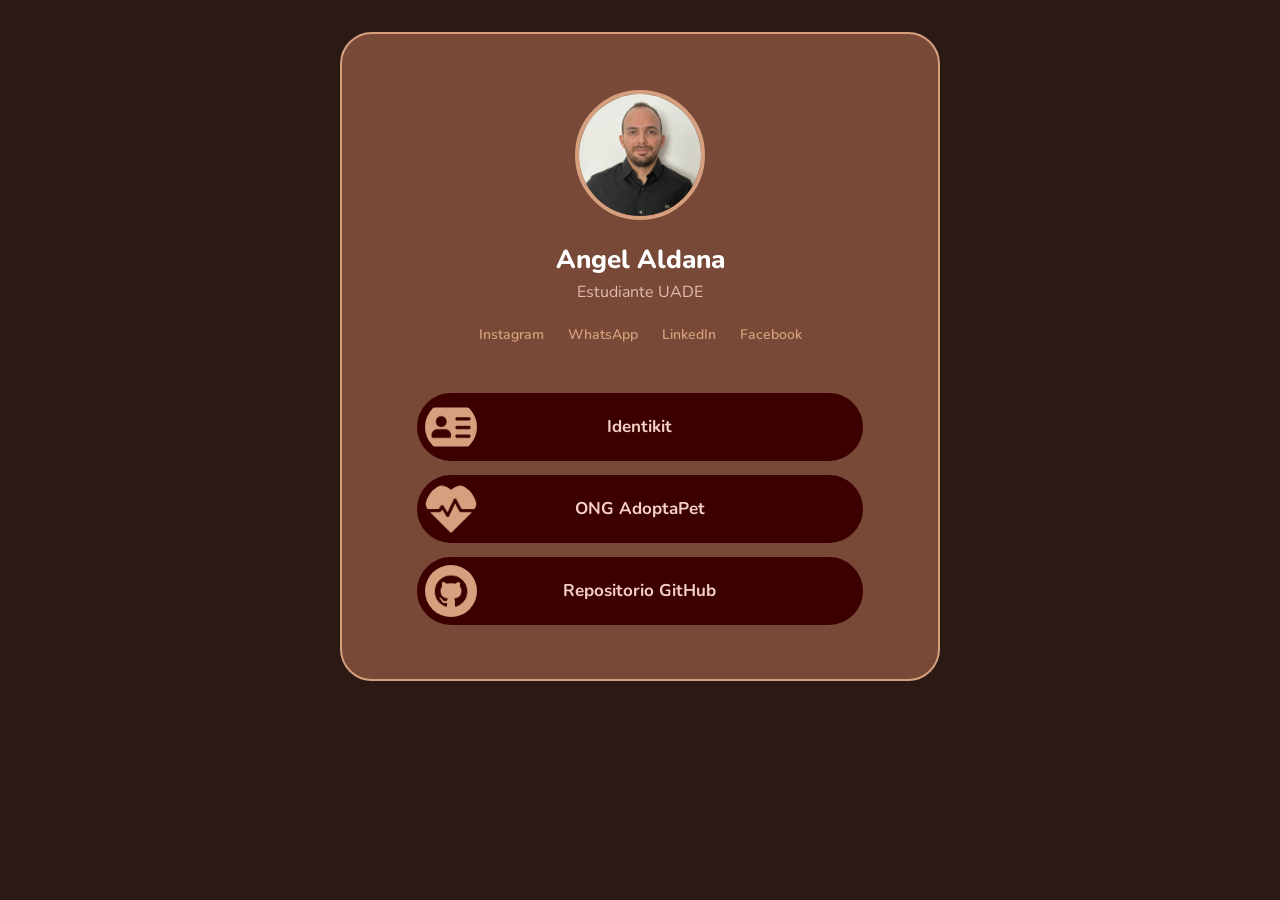
<file: linktree/index.html>
<!doctype html>
<html lang="es">
    <head>
        <meta charset="UTF-8" />
        <meta name="viewport" content="width=device-width, initial-scale=1.0" />
        <meta
            name="description"
            content="Angel Aldana — Diseño y Desarrollo Web UADE 2026"
        />
        <title>Angel Aldana | Links</title>
        <link rel="icon" href="../ong/favicon.ico" type="image/x-icon" />
        <link rel="stylesheet" href="style.css" />
    </head>
    <body>
        <main class="container">
            <header class="profile">
                <img
                    src="img/profile.jpg"
                    alt="Foto de Angel"
                    class="profile-photo"
                />
                <h1 class="profile-name">Angel Aldana</h1>
                <h2 class="profile-title">Estudiante UADE</h2>
                <ul class="social-media">
                    <li><a href="#">Instagram</a></li>
                    <li><a href="#">WhatsApp</a></li>
                    <li><a href="#">LinkedIn</a></li>
                    <li><a href="#">Facebook</a></li>
                </ul>
            </header>

            <nav>
                <ul class="nav-links">
                    <li class="nav-item">
                        <a href="https://gochiguire.github.io/uade-diseno-web/">
                            <img src="img/id-card.png" alt="" />
                            <span>Identikit</span>
                        </a>
                    </li>
                    <li class="nav-item">
                        <a href="../ong/index.html">
                            <img src="img/cardiogram.png" alt="" />
                            <span>ONG AdoptaPet</span>
                        </a>
                    </li>
                    <li class="nav-item">
                        <a
                            href="https://github.com/gochiguire/tp2"
                            target="_blank"
                        >
                            <img src="img/github.png" alt="" />
                            <span>Repositorio GitHub</span>
                        </a>
                    </li>
                </ul>
            </nav>
        </main>
    </body>
</html>
</file>
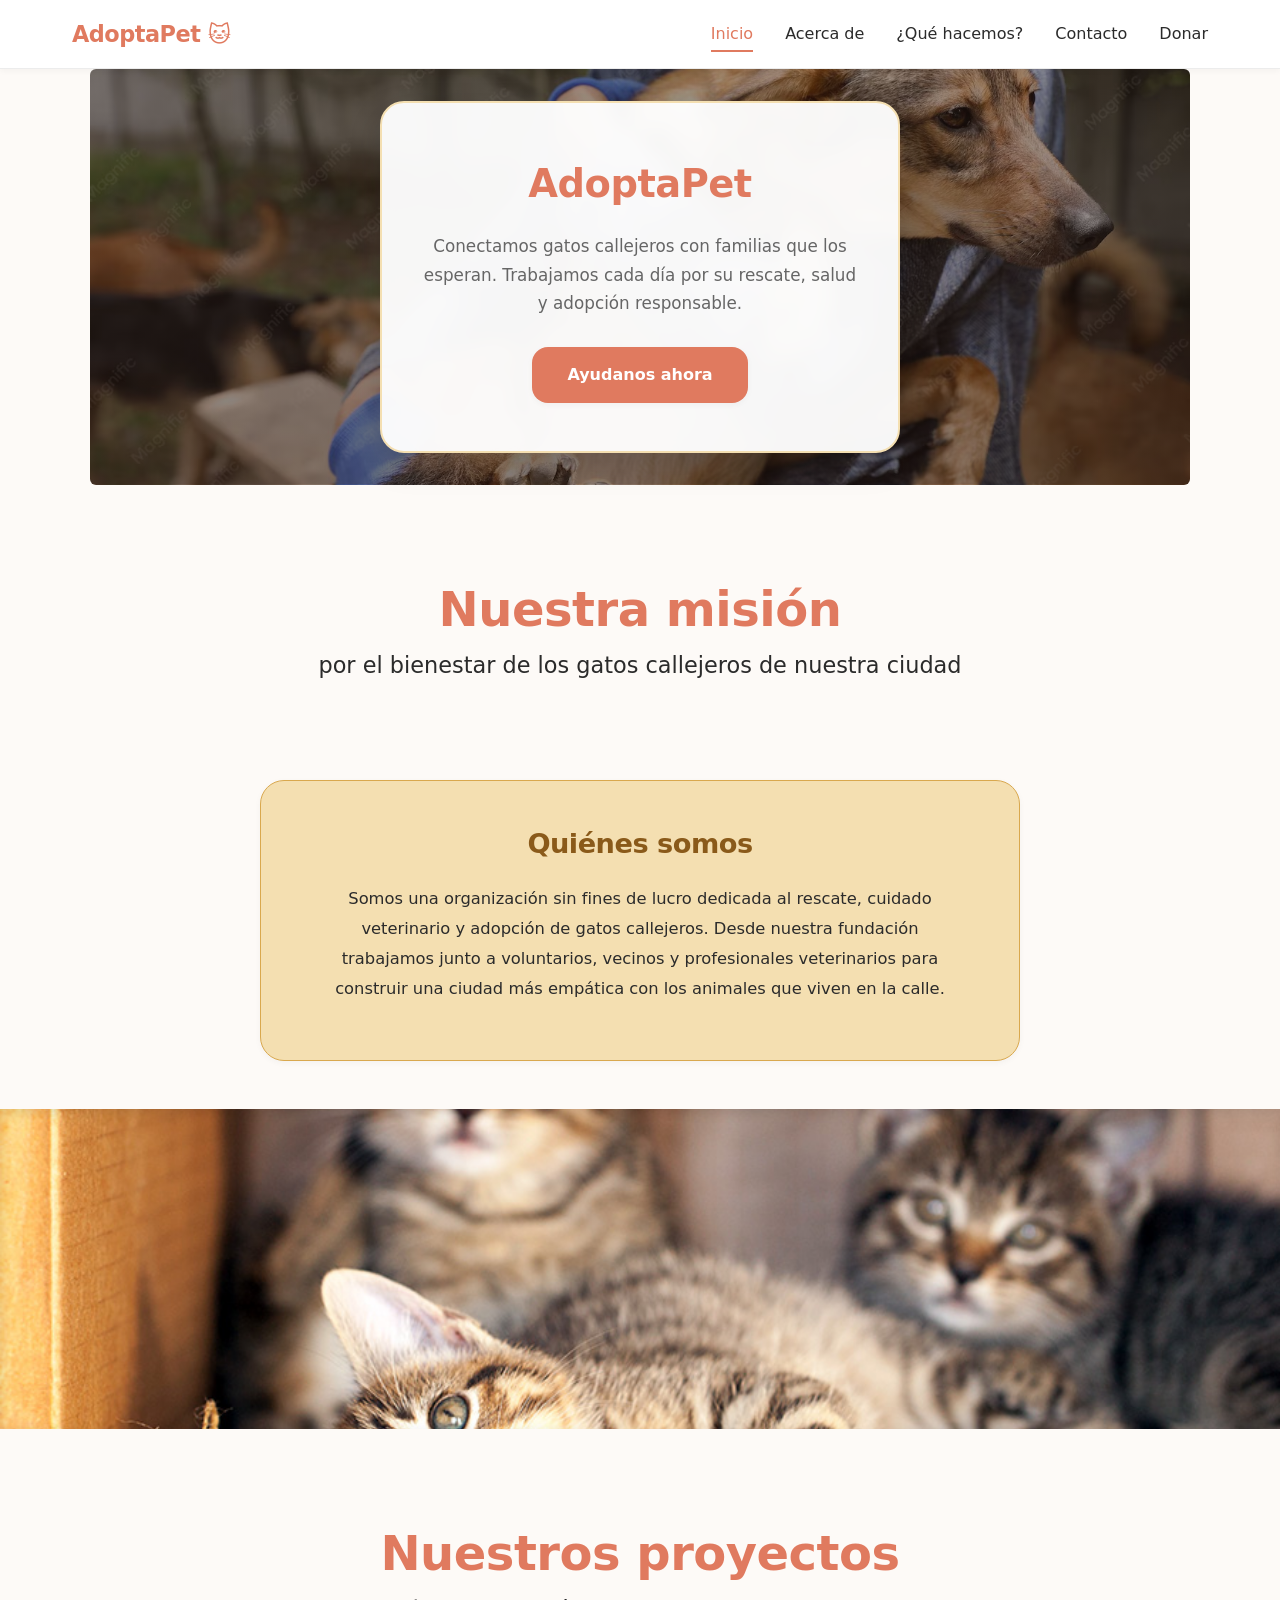
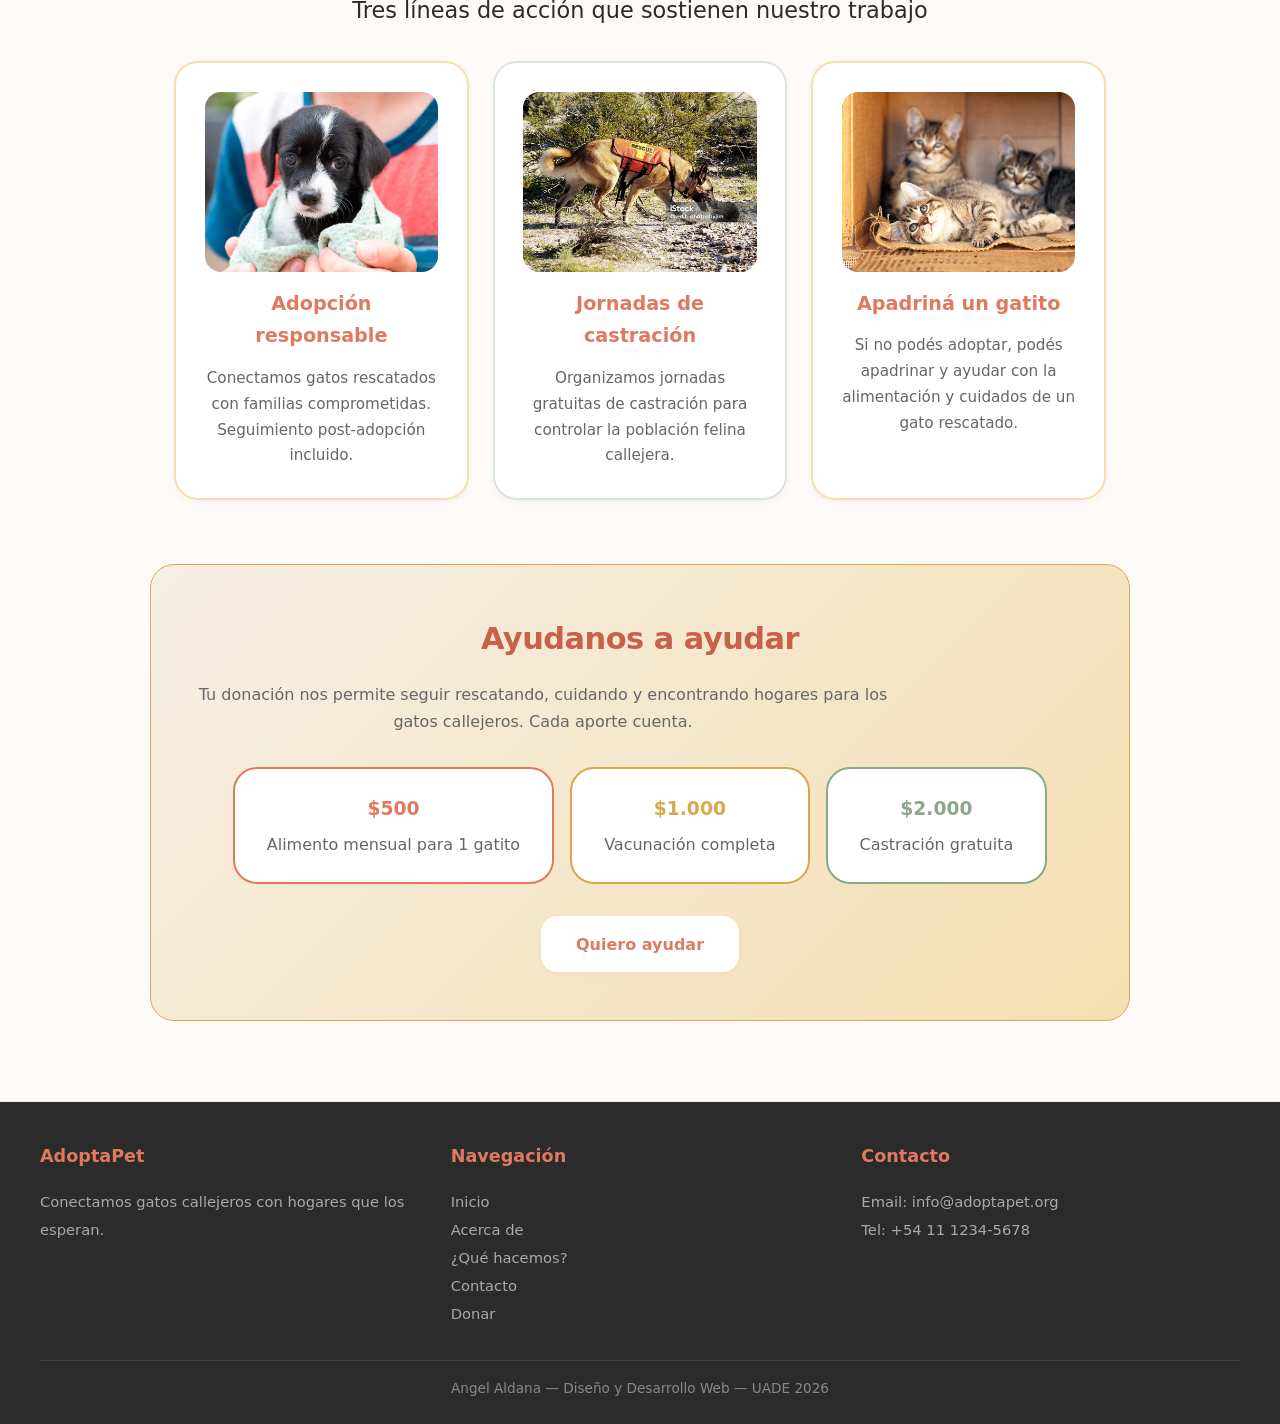
<file: ong/index.html>
<!DOCTYPE html>
<html lang="es">
<head>
    <meta charset="UTF-8">
    <meta name="viewport" content="width=device-width, initial-scale=1.0">
    <title>AdoptaPet — Inicio</title>
    <link rel="stylesheet" href="styles.css">
</head>
<body>

    <header class="header">
        <nav class="nav">
            <a href="index.html" class="nav-logo">AdoptaPet 🐱</a>
            <ul class="nav-links">
                <li><a href="index.html" class="activo">Inicio</a></li>
                <li><a href="nosotros.html">Acerca de</a></li>
                <li><a href="proyectos.html">¿Qué hacemos?</a></li>
                <li><a href="contacto.html">Contacto</a></li>
                <li><a href="landing.html">Donar</a></li>
            </ul>
            <button class="btn-menu" aria-label="Menú">☰</button>
        </nav>
    </header>

    <main>
        <section class="hero-home">
            <div class="landing-card">
                <h1>AdoptaPet</h1>
                <p>Conectamos gatos callejeros con familias que los esperan. Trabajamos cada día por su rescate, salud y adopción responsable.</p>
                <a href="landing.html" class="btn-principal">Ayudanos ahora</a>
            </div>
        </section>

        <section class="seccion-centrada">
            <h1>Nuestra misión</h1>
            <p class="subtitulo">por el bienestar de los gatos callejeros de nuestra ciudad</p>
        </section>

        <div class="pill pill--mostaza">
            <h2>Quiénes somos</h2>
            <p>Somos una organización sin fines de lucro dedicada al rescate, cuidado veterinario y adopción de gatos callejeros. Desde nuestra fundación trabajamos junto a voluntarios, vecinos y profesionales veterinarios para construir una ciudad más empática con los animales que viven en la calle.</p>
        </div>

        <div class="banda-imagen banda-gatos" role="img" aria-label="Gatos rescatados por AdoptaPet"></div>

        <section class="seccion-centrada">
            <h1>Nuestros proyectos</h1>
            <p class="subtitulo">Tres líneas de acción que sostienen nuestro trabajo</p>

            <div class="cards">
                <div class="card">
                    <div class="card-imagen">
                        <img src="assets/proyecto-adopcion.avif" alt="Adopción responsable">
                    </div>
                    <h3>Adopción responsable</h3>
                    <p>Conectamos gatos rescatados con familias comprometidas. Seguimiento post-adopción incluido.</p>
                </div>
                <div class="card">
                    <div class="card-imagen">
                        <img src="assets/imagen-perro-rescatista.jpg" alt="Jornadas de castración">
                    </div>
                    <h3>Jornadas de castración</h3>
                    <p>Organizamos jornadas gratuitas de castración para controlar la población felina callejera.</p>
                </div>
                <div class="card">
                    <div class="card-imagen">
                        <img src="assets/gatitos-caja.jpg" alt="Apadriná un gatito">
                    </div>
                    <h3>Apadriná un gatito</h3>
                    <p>Si no podés adoptar, podés apadrinar y ayudar con la alimentación y cuidados de un gato rescatado.</p>
                </div>
            </div>
        </section>

        <section id="donar" class="seccion-donar">
            <h2>Ayudanos a ayudar</h2>
            <p>Tu donación nos permite seguir rescatando, cuidando y encontrando hogares para los gatos callejeros. Cada aporte cuenta.</p>

            <div class="opciones-donacion">
                <div class="opcion">
                    <h3>$500</h3>
                    <p>Alimento mensual para 1 gatito</p>
                </div>
                <div class="opcion">
                    <h3>$1.000</h3>
                    <p>Vacunación completa</p>
                </div>
                <div class="opcion">
                    <h3>$2.000</h3>
                    <p>Castración gratuita</p>
                </div>
            </div>

            <a href="landing.html" class="btn-principal">Quiero ayudar</a>
        </section>
    </main>

    <footer class="footer">
        <div class="footer-contenido">
            <div class="footer-seccion">
                <h4>AdoptaPet</h4>
                <p>Conectamos gatos callejeros con hogares que los esperan.</p>
            </div>
            <div class="footer-seccion">
                <h4>Navegación</h4>
                <a href="index.html">Inicio</a><br>
                <a href="nosotros.html">Acerca de</a><br>
                <a href="proyectos.html">¿Qué hacemos?</a><br>
                <a href="contacto.html">Contacto</a><br>
                <a href="landing.html">Donar</a>
            </div>
            <div class="footer-seccion">
                <h4>Contacto</h4>
                <p>Email: info@adoptapet.org</p>
                <p>Tel: +54 11 1234-5678</p>
            </div>
        </div>
        <div class="footer-bottom">
            <p>Angel Aldana — Diseño y Desarrollo Web — UADE 2026</p>
        </div>
    </footer>

    <script src="script.js"></script>
</body>
</html>
</file>
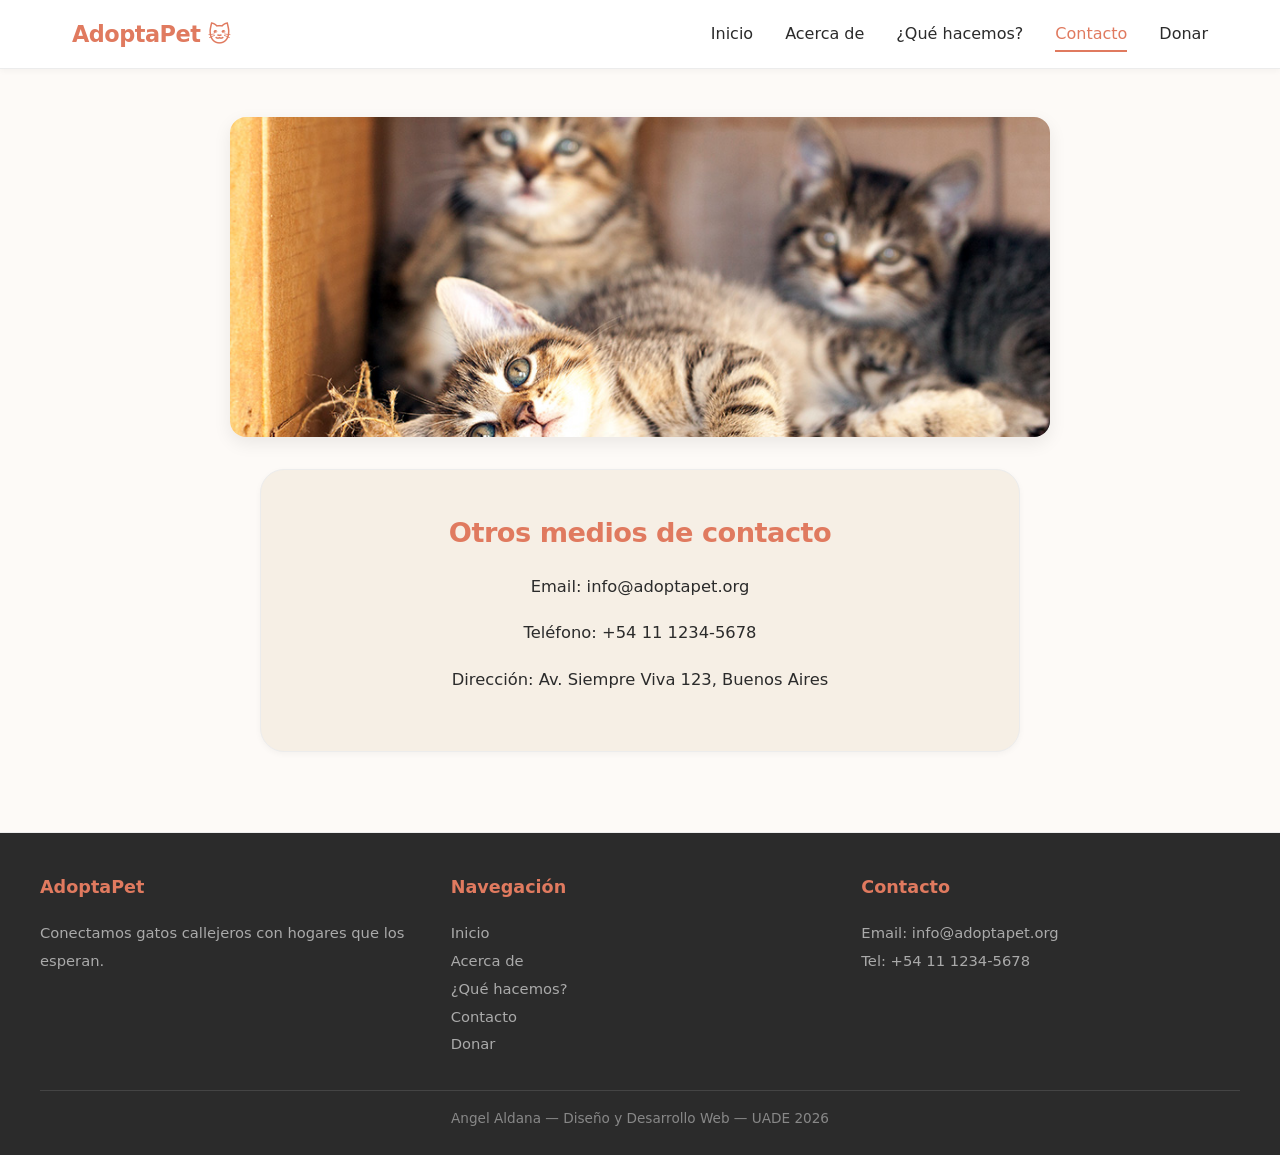
<file: ong/contacto.html>
<!DOCTYPE html>
<html lang="es">
<head>
    <meta charset="UTF-8">
    <meta name="viewport" content="width=device-width, initial-scale=1.0">
    <title>AdoptaPet — Contacto</title>
    <link rel="stylesheet" href="styles.css">
</head>
<body>

    <header class="header">
        <nav class="nav">
            <a href="index.html" class="nav-logo">AdoptaPet 🐱</a>
            <ul class="nav-links">
                <li><a href="index.html">Inicio</a></li>
                <li><a href="nosotros.html">Acerca de</a></li>
                <li><a href="proyectos.html">¿Qué hacemos?</a></li>
                <li><a href="contacto.html" class="activo">Contacto</a></li>
                <li><a href="landing.html">Donar</a></li>
            </ul>
            <button class="btn-menu" aria-label="Menú">☰</button>
        </nav>
    </header>

    <main>
        <section class="contacto-imagen">
            <img src="assets/gatitos-caja.jpg" alt="Gatitos rescatados por AdoptaPet">
        </section>

        <div class="pill pill--crema">
            <h2>Otros medios de contacto</h2>
            <p>Email: info@adoptapet.org</p>
            <p>Teléfono: +54 11 1234-5678</p>
            <p>Dirección: Av. Siempre Viva 123, Buenos Aires</p>
        </div>
    </main>

    <footer class="footer">
        <div class="footer-contenido">
            <div class="footer-seccion">
                <h4>AdoptaPet</h4>
                <p>Conectamos gatos callejeros con hogares que los esperan.</p>
            </div>
            <div class="footer-seccion">
                <h4>Navegación</h4>
                <a href="index.html">Inicio</a><br>
                <a href="nosotros.html">Acerca de</a><br>
                <a href="proyectos.html">¿Qué hacemos?</a><br>
                <a href="contacto.html">Contacto</a><br>
                <a href="landing.html">Donar</a>
            </div>
            <div class="footer-seccion">
                <h4>Contacto</h4>
                <p>Email: info@adoptapet.org</p>
                <p>Tel: +54 11 1234-5678</p>
            </div>
        </div>
        <div class="footer-bottom">
            <p>Angel Aldana — Diseño y Desarrollo Web — UADE 2026</p>
        </div>
    </footer>

    <script src="script.js"></script>
</body>
</html>
</file>
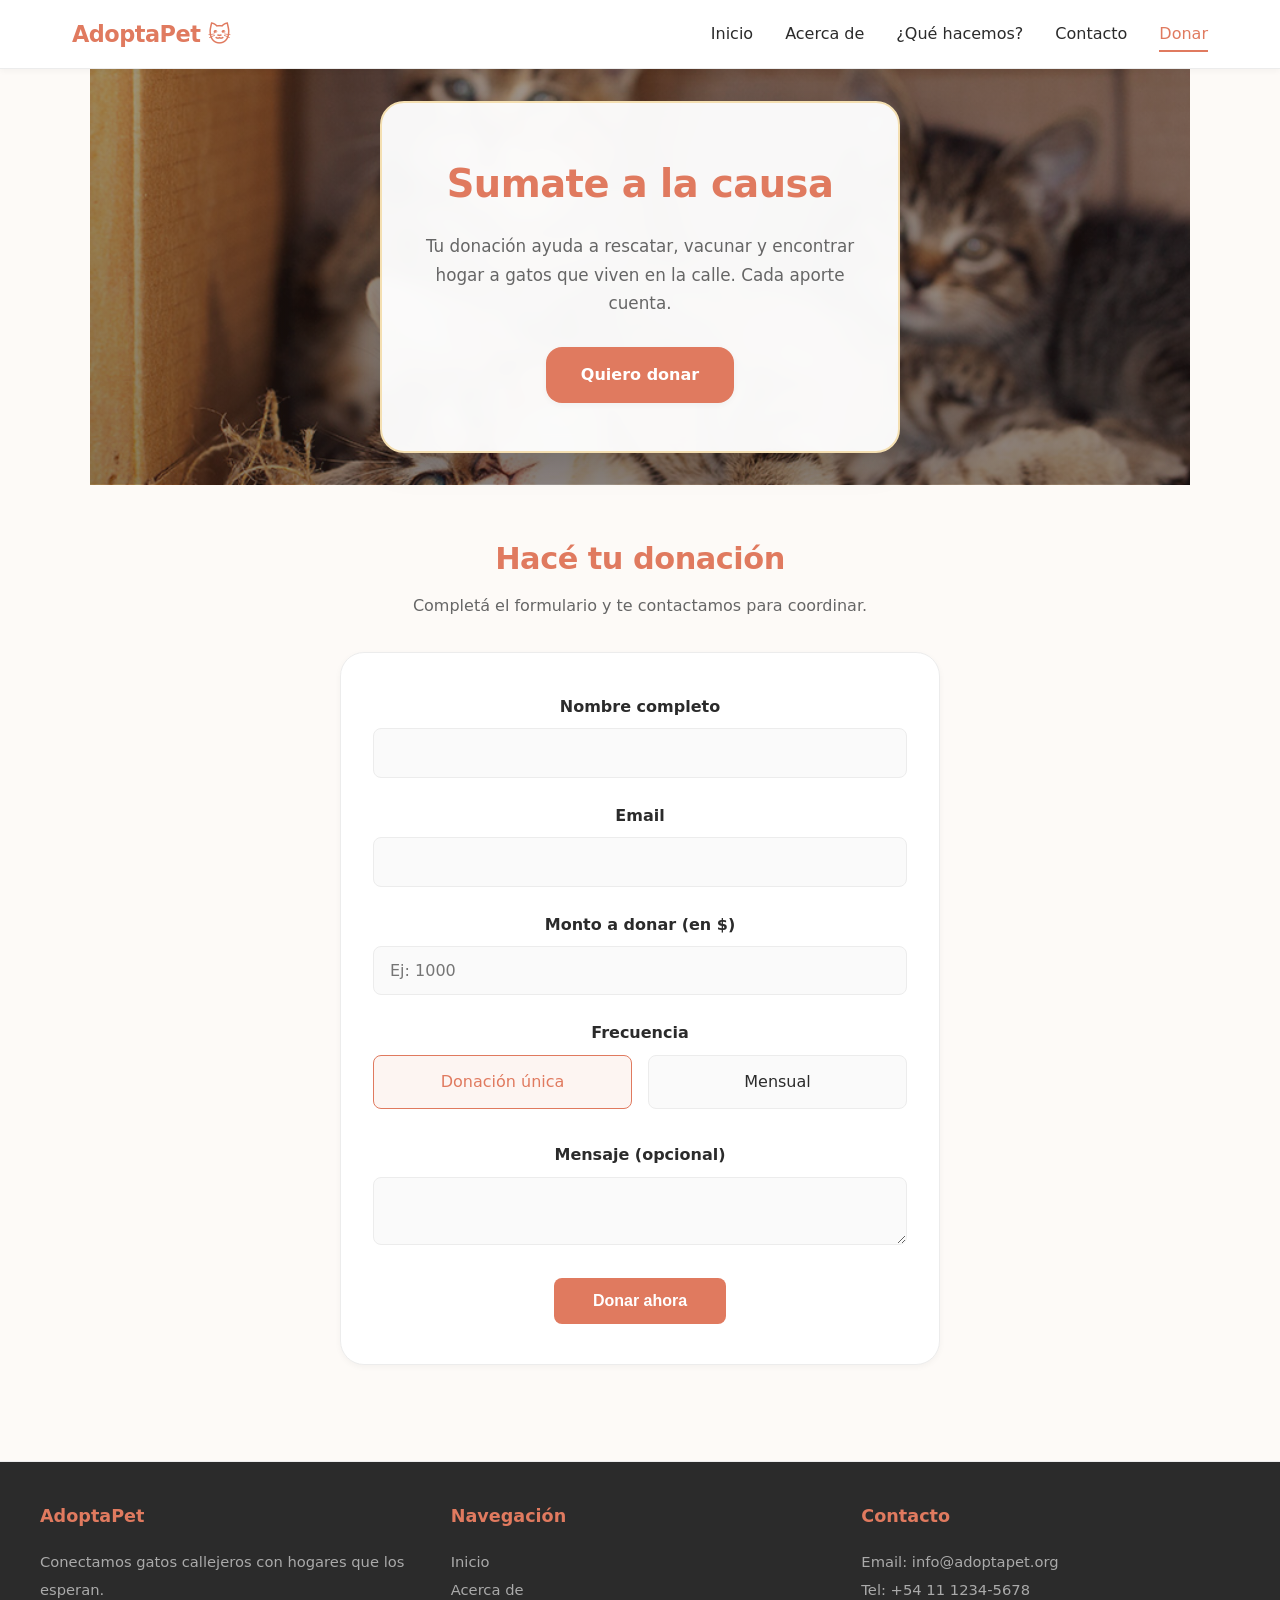
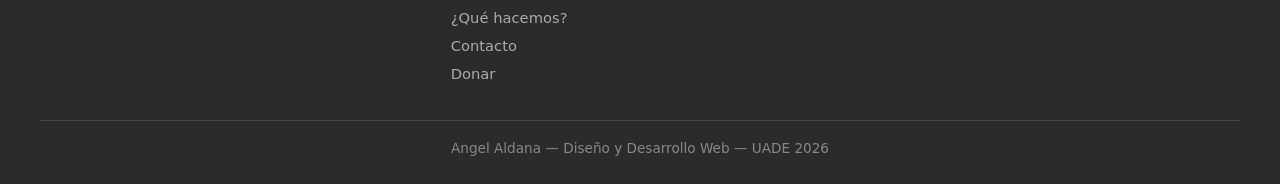
<file: ong/landing.html>
<!DOCTYPE html>
<html lang="es">
<head>
    <meta charset="UTF-8">
    <meta name="viewport" content="width=device-width, initial-scale=1.0">
    <title>AdoptaPet — Donar</title>
    <link rel="stylesheet" href="styles.css">
</head>
<body>

    <header class="header">
        <nav class="nav">
            <a href="index.html" class="nav-logo">AdoptaPet 🐱</a>
            <ul class="nav-links">
                <li><a href="index.html">Inicio</a></li>
                <li><a href="nosotros.html">Acerca de</a></li>
                <li><a href="proyectos.html">¿Qué hacemos?</a></li>
                <li><a href="contacto.html">Contacto</a></li>
                <li><a href="landing.html" class="activo">Donar</a></li>
            </ul>
            <button class="btn-menu" aria-label="Menú">☰</button>
        </nav>
    </header>

    <main>
        <section class="landing-hero">
            <div class="landing-card">
                <h1>Sumate a la causa</h1>
                <p>Tu donación ayuda a rescatar, vacunar y encontrar hogar a gatos que viven en la calle. Cada aporte cuenta.</p>
                <a href="#donar" class="btn-principal">Quiero donar</a>
            </div>
        </section>

        <section id="donar" class="landing-donar">
            <h2>Hacé tu donación</h2>
            <p>Completá el formulario y te contactamos para coordinar.</p>

            <form>
                <label for="nombre">Nombre completo</label>
                <input type="text" id="nombre" name="nombre" required>

                <label for="email">Email</label>
                <input type="email" id="email" name="email" required>

                <label for="monto">Monto a donar (en $)</label>
                <input type="number" id="monto" name="monto" min="100" placeholder="Ej: 1000" required>

                <label>Frecuencia</label>
                <div class="metodo-pago">
                    <label>
                        <input type="radio" name="frecuencia" value="unica" checked>
                        <span>Donación única</span>
                    </label>
                    <label>
                        <input type="radio" name="frecuencia" value="mensual">
                        <span>Mensual</span>
                    </label>
                </div>

                <label for="mensaje">Mensaje (opcional)</label>
                <textarea id="mensaje" name="mensaje"></textarea>

                <button type="submit">Donar ahora</button>
            </form>
        </section>
    </main>

    <footer class="footer">
        <div class="footer-contenido">
            <div class="footer-seccion">
                <h4>AdoptaPet</h4>
                <p>Conectamos gatos callejeros con hogares que los esperan.</p>
            </div>
            <div class="footer-seccion">
                <h4>Navegación</h4>
                <a href="index.html">Inicio</a><br>
                <a href="nosotros.html">Acerca de</a><br>
                <a href="proyectos.html">¿Qué hacemos?</a><br>
                <a href="contacto.html">Contacto</a><br>
                <a href="landing.html">Donar</a>
            </div>
            <div class="footer-seccion">
                <h4>Contacto</h4>
                <p>Email: info@adoptapet.org</p>
                <p>Tel: +54 11 1234-5678</p>
            </div>
        </div>
        <div class="footer-bottom">
            <p>Angel Aldana — Diseño y Desarrollo Web — UADE 2026</p>
        </div>
    </footer>

    <script src="script.js"></script>
</body>
</html>
</file>
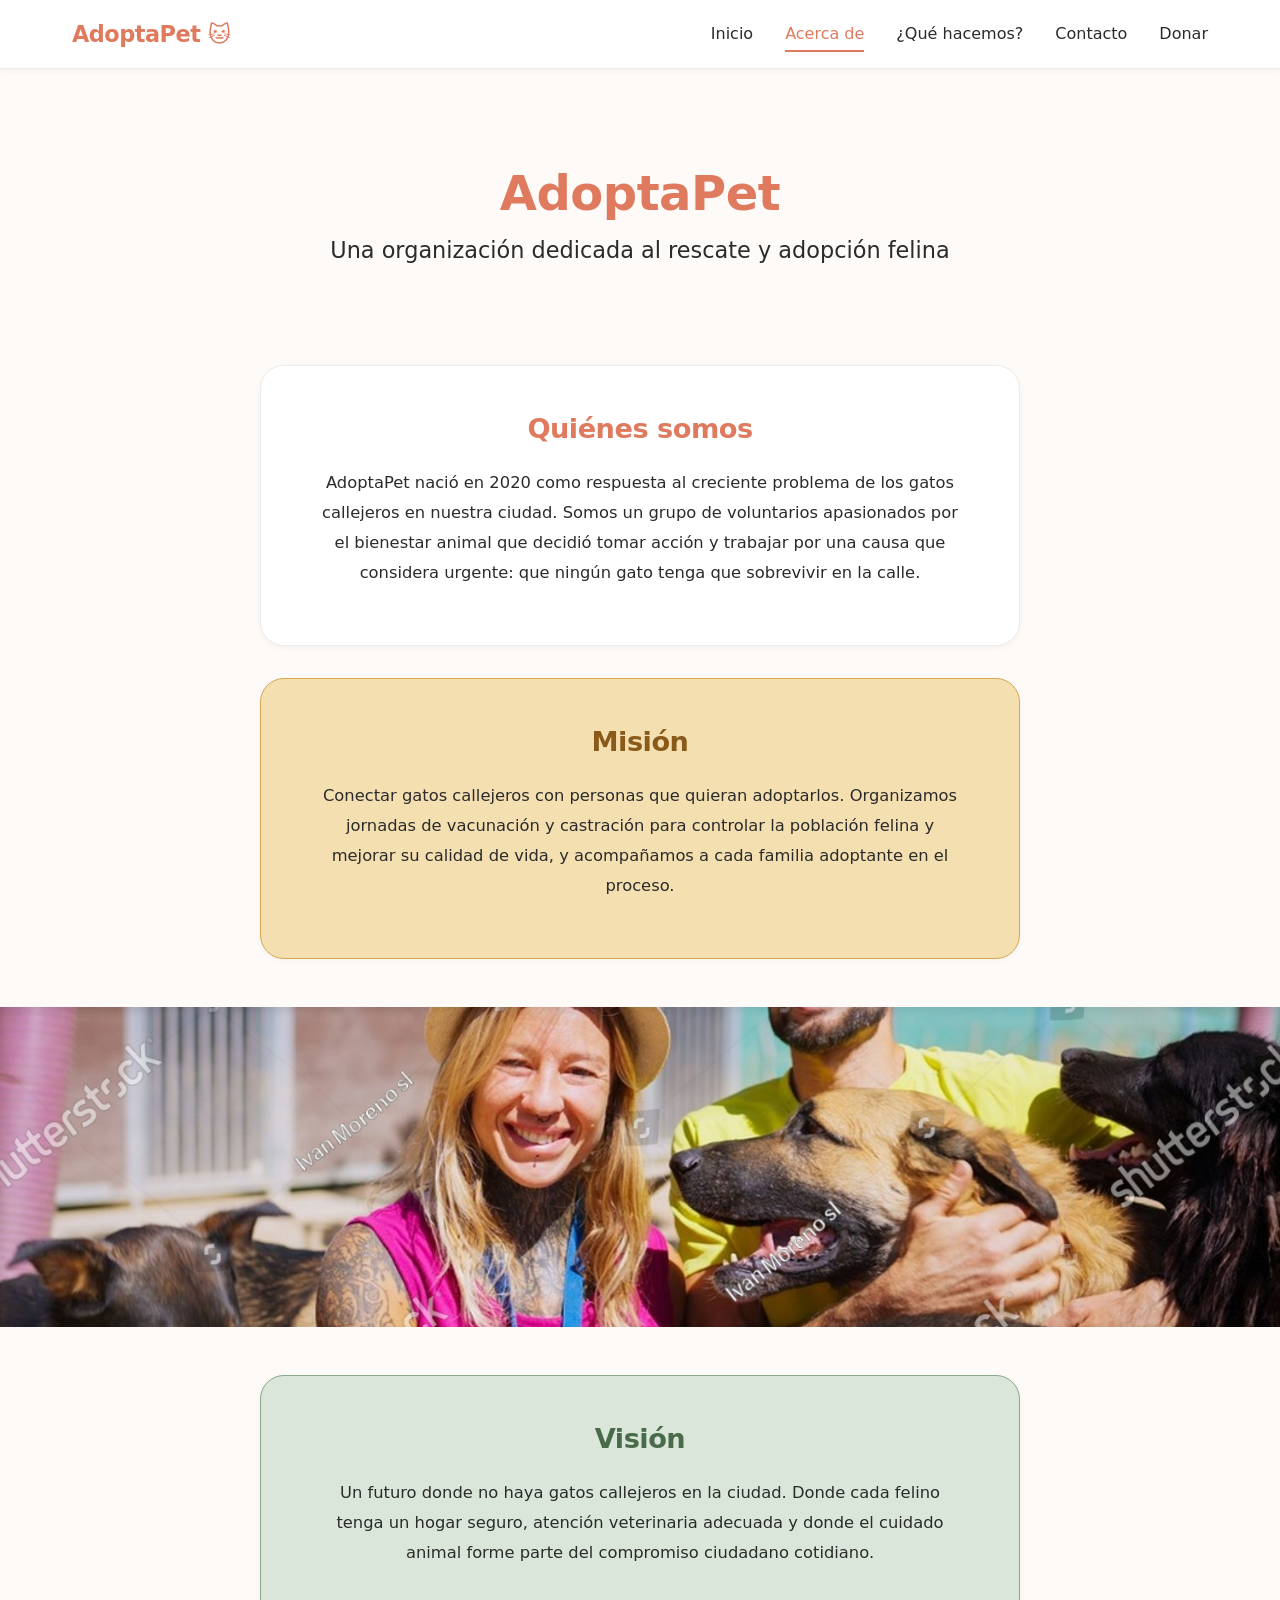
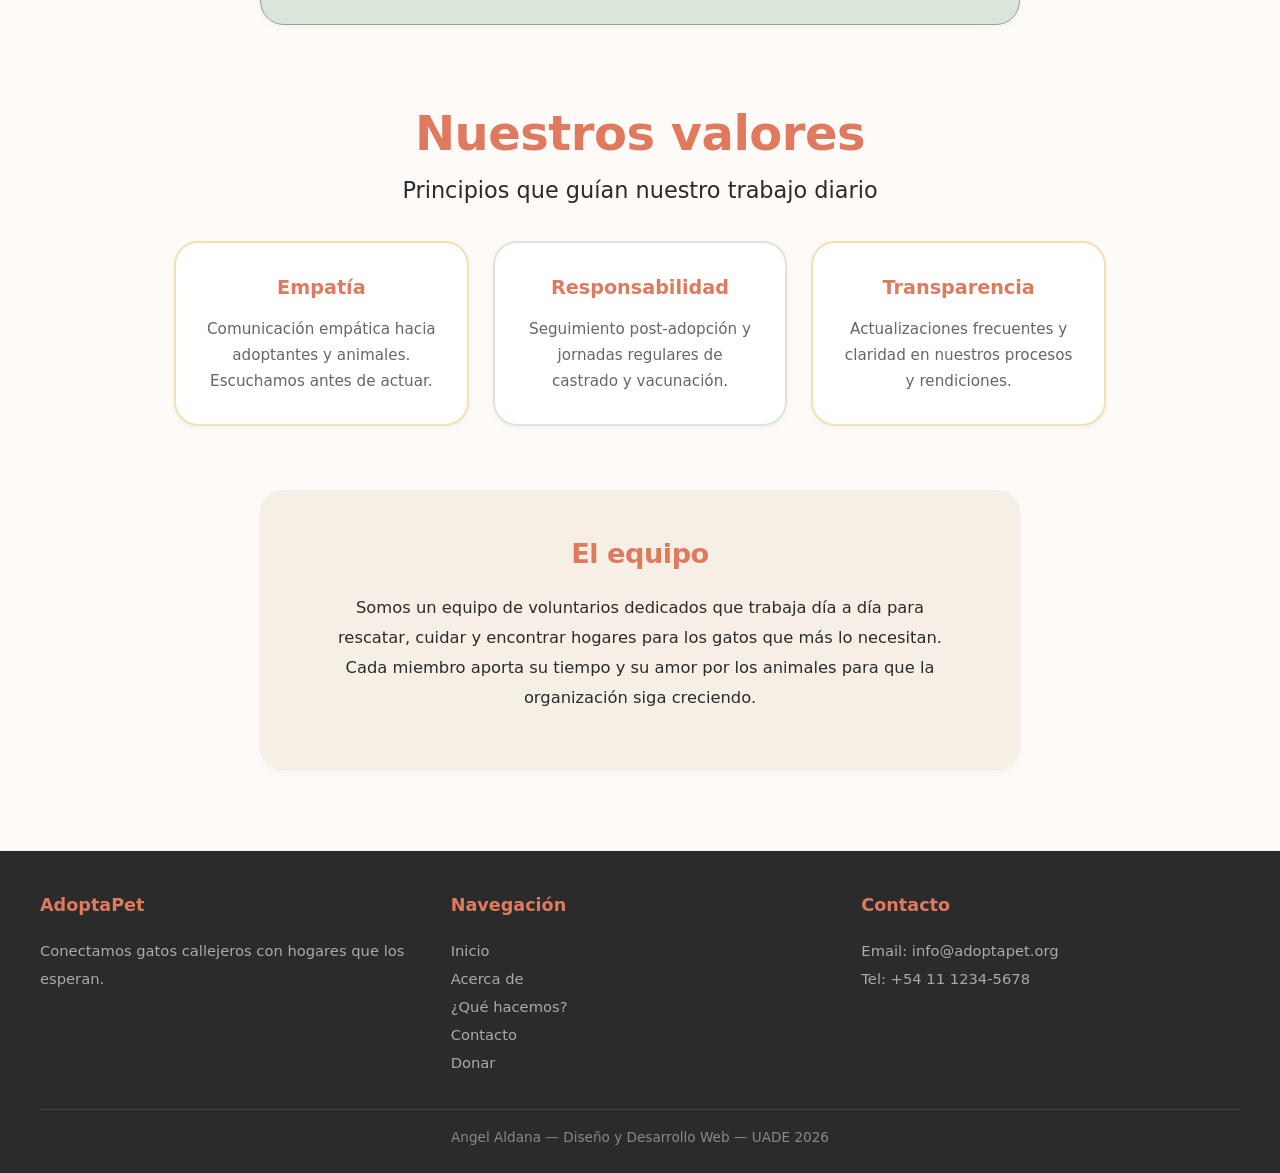
<file: ong/nosotros.html>
<!DOCTYPE html>
<html lang="es">
<head>
    <meta charset="UTF-8">
    <meta name="viewport" content="width=device-width, initial-scale=1.0">
    <title>AdoptaPet — Acerca de</title>
    <link rel="stylesheet" href="styles.css">
</head>
<body>

    <header class="header">
        <nav class="nav">
            <a href="index.html" class="nav-logo">AdoptaPet 🐱</a>
            <ul class="nav-links">
                <li><a href="index.html">Inicio</a></li>
                <li><a href="nosotros.html" class="activo">Acerca de</a></li>
                <li><a href="proyectos.html">¿Qué hacemos?</a></li>
                <li><a href="contacto.html">Contacto</a></li>
                <li><a href="landing.html">Donar</a></li>
            </ul>
            <button class="btn-menu" aria-label="Menú">☰</button>
        </nav>
    </header>

    <main>
        <section class="seccion-centrada">
            <h1>AdoptaPet</h1>
            <p class="subtitulo">Una organización dedicada al rescate y adopción felina</p>
        </section>

        <div class="pill">
            <h2>Quiénes somos</h2>
            <p>AdoptaPet nació en 2020 como respuesta al creciente problema de los gatos callejeros en nuestra ciudad. Somos un grupo de voluntarios apasionados por el bienestar animal que decidió tomar acción y trabajar por una causa que considera urgente: que ningún gato tenga que sobrevivir en la calle.</p>
        </div>

        <div class="pill pill--mostaza">
            <h2>Misión</h2>
            <p>Conectar gatos callejeros con personas que quieran adoptarlos. Organizamos jornadas de vacunación y castración para controlar la población felina y mejorar su calidad de vida, y acompañamos a cada familia adoptante en el proceso.</p>
        </div>

        <div class="banda-imagen banda-equipo" role="img" aria-label="El equipo de voluntarios de AdoptaPet"></div>

        <div class="pill pill--sage">
            <h2>Visión</h2>
            <p>Un futuro donde no haya gatos callejeros en la ciudad. Donde cada felino tenga un hogar seguro, atención veterinaria adecuada y donde el cuidado animal forme parte del compromiso ciudadano cotidiano.</p>
        </div>

        <section class="seccion-centrada">
            <h1>Nuestros valores</h1>
            <p class="subtitulo">Principios que guían nuestro trabajo diario</p>

            <div class="cards">
                <div class="card">
                    <h3>Empatía</h3>
                    <p>Comunicación empática hacia adoptantes y animales. Escuchamos antes de actuar.</p>
                </div>
                <div class="card">
                    <h3>Responsabilidad</h3>
                    <p>Seguimiento post-adopción y jornadas regulares de castrado y vacunación.</p>
                </div>
                <div class="card">
                    <h3>Transparencia</h3>
                    <p>Actualizaciones frecuentes y claridad en nuestros procesos y rendiciones.</p>
                </div>
            </div>
        </section>

        <div class="pill pill--crema">
            <h2>El equipo</h2>
            <p>Somos un equipo de voluntarios dedicados que trabaja día a día para rescatar, cuidar y encontrar hogares para los gatos que más lo necesitan. Cada miembro aporta su tiempo y su amor por los animales para que la organización siga creciendo.</p>
        </div>
    </main>

    <footer class="footer">
        <div class="footer-contenido">
            <div class="footer-seccion">
                <h4>AdoptaPet</h4>
                <p>Conectamos gatos callejeros con hogares que los esperan.</p>
            </div>
            <div class="footer-seccion">
                <h4>Navegación</h4>
                <a href="index.html">Inicio</a><br>
                <a href="nosotros.html">Acerca de</a><br>
                <a href="proyectos.html">¿Qué hacemos?</a><br>
                <a href="contacto.html">Contacto</a><br>
                <a href="landing.html">Donar</a>
            </div>
            <div class="footer-seccion">
                <h4>Contacto</h4>
                <p>Email: info@adoptapet.org</p>
                <p>Tel: +54 11 1234-5678</p>
            </div>
        </div>
        <div class="footer-bottom">
            <p>Angel Aldana — Diseño y Desarrollo Web — UADE 2026</p>
        </div>
    </footer>

    <script src="script.js"></script>
</body>
</html>
</file>
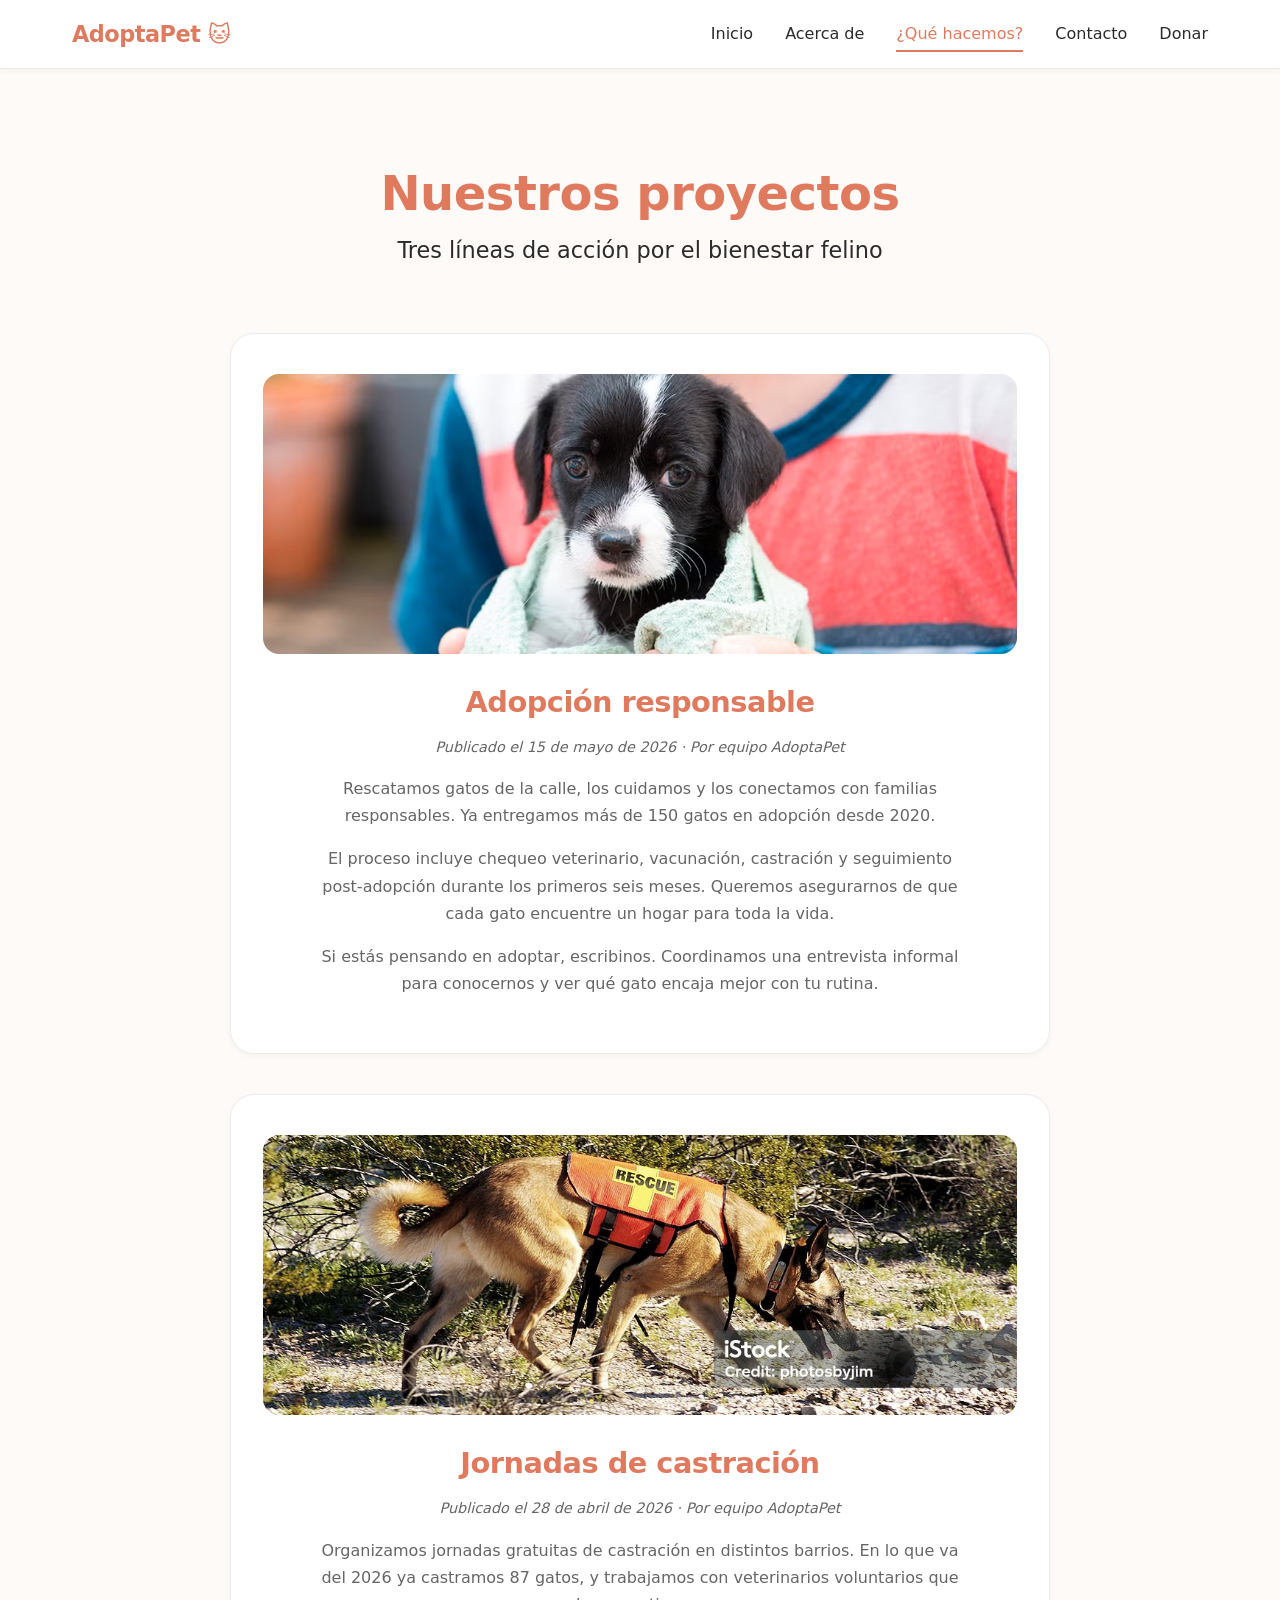
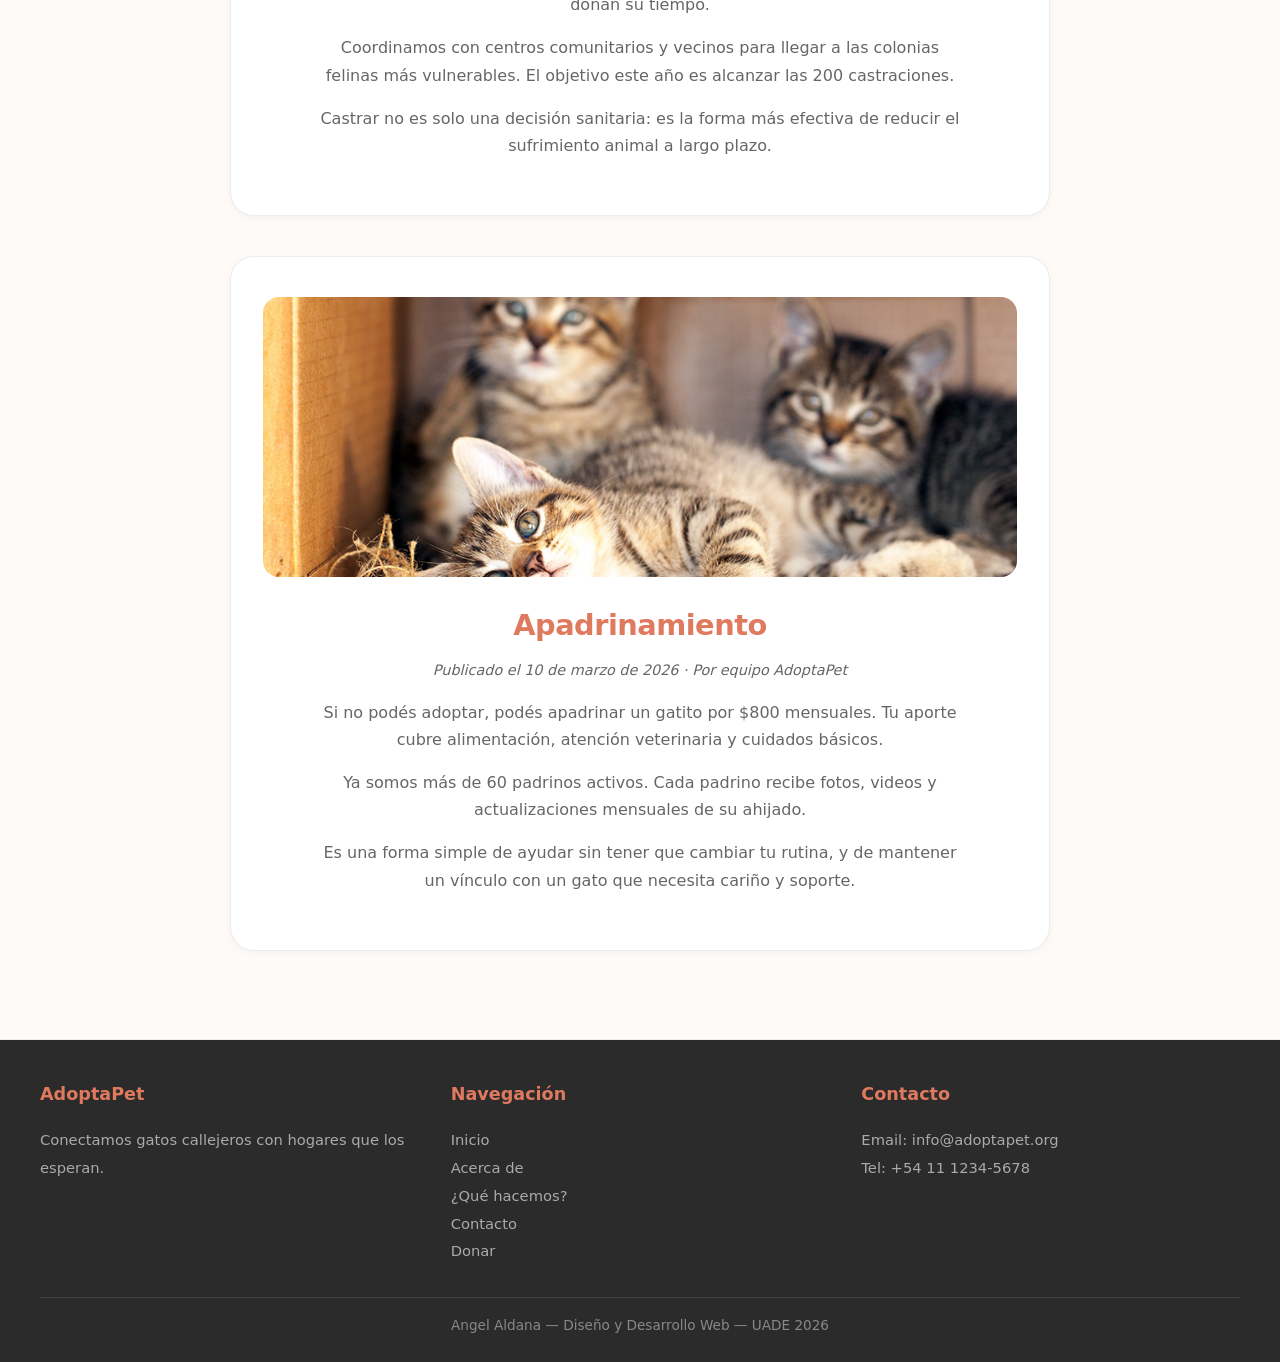
<file: ong/proyectos.html>
<!DOCTYPE html>
<html lang="es">
<head>
    <meta charset="UTF-8">
    <meta name="viewport" content="width=device-width, initial-scale=1.0">
    <title>AdoptaPet — ¿Qué hacemos?</title>
    <link rel="stylesheet" href="styles.css">
</head>
<body>

    <header class="header">
        <nav class="nav">
            <a href="index.html" class="nav-logo">AdoptaPet 🐱</a>
            <ul class="nav-links">
                <li><a href="index.html">Inicio</a></li>
                <li><a href="nosotros.html">Acerca de</a></li>
                <li><a href="proyectos.html" class="activo">¿Qué hacemos?</a></li>
                <li><a href="contacto.html">Contacto</a></li>
                <li><a href="landing.html">Donar</a></li>
            </ul>
            <button class="btn-menu" aria-label="Menú">☰</button>
        </nav>
    </header>

    <main>
        <section class="seccion-centrada">
            <h1>Nuestros proyectos</h1>
            <p class="subtitulo">Tres líneas de acción por el bienestar felino</p>
        </section>

        <article class="post">
            <img src="assets/proyecto-adopcion.avif" alt="Adopción responsable" class="post-imagen">
            <h2>Adopción responsable</h2>
            <p class="post-meta">Publicado el 15 de mayo de 2026 · Por equipo AdoptaPet</p>
            <p>Rescatamos gatos de la calle, los cuidamos y los conectamos con familias responsables. Ya entregamos más de 150 gatos en adopción desde 2020.</p>
            <p>El proceso incluye chequeo veterinario, vacunación, castración y seguimiento post-adopción durante los primeros seis meses. Queremos asegurarnos de que cada gato encuentre un hogar para toda la vida.</p>
            <p>Si estás pensando en adoptar, escribinos. Coordinamos una entrevista informal para conocernos y ver qué gato encaja mejor con tu rutina.</p>
        </article>

        <article class="post">
            <img src="assets/imagen-perro-rescatista.jpg" alt="Jornadas de castración" class="post-imagen">
            <h2>Jornadas de castración</h2>
            <p class="post-meta">Publicado el 28 de abril de 2026 · Por equipo AdoptaPet</p>
            <p>Organizamos jornadas gratuitas de castración en distintos barrios. En lo que va del 2026 ya castramos 87 gatos, y trabajamos con veterinarios voluntarios que donan su tiempo.</p>
            <p>Coordinamos con centros comunitarios y vecinos para llegar a las colonias felinas más vulnerables. El objetivo este año es alcanzar las 200 castraciones.</p>
            <p>Castrar no es solo una decisión sanitaria: es la forma más efectiva de reducir el sufrimiento animal a largo plazo.</p>
        </article>

        <article class="post">
            <img src="assets/gatitos-caja.jpg" alt="Apadrinamiento" class="post-imagen">
            <h2>Apadrinamiento</h2>
            <p class="post-meta">Publicado el 10 de marzo de 2026 · Por equipo AdoptaPet</p>
            <p>Si no podés adoptar, podés apadrinar un gatito por $800 mensuales. Tu aporte cubre alimentación, atención veterinaria y cuidados básicos.</p>
            <p>Ya somos más de 60 padrinos activos. Cada padrino recibe fotos, videos y actualizaciones mensuales de su ahijado.</p>
            <p>Es una forma simple de ayudar sin tener que cambiar tu rutina, y de mantener un vínculo con un gato que necesita cariño y soporte.</p>
        </article>
    </main>

    <footer class="footer">
        <div class="footer-contenido">
            <div class="footer-seccion">
                <h4>AdoptaPet</h4>
                <p>Conectamos gatos callejeros con hogares que los esperan.</p>
            </div>
            <div class="footer-seccion">
                <h4>Navegación</h4>
                <a href="index.html">Inicio</a><br>
                <a href="nosotros.html">Acerca de</a><br>
                <a href="proyectos.html">¿Qué hacemos?</a><br>
                <a href="contacto.html">Contacto</a><br>
                <a href="landing.html">Donar</a>
            </div>
            <div class="footer-seccion">
                <h4>Contacto</h4>
                <p>Email: info@adoptapet.org</p>
                <p>Tel: +54 11 1234-5678</p>
            </div>
        </div>
        <div class="footer-bottom">
            <p>Angel Aldana — Diseño y Desarrollo Web — UADE 2026</p>
        </div>
    </footer>

    <script src="script.js"></script>
</body>
</html>
</file>
<file: linktree/style.css>
@import url("https://fonts.googleapis.com/css2?family=Nunito:wght@400;600;700;800&display=swap");

* {
    margin: 0;
    padding: 0;
    box-sizing: border-box;
}

body {
    background-color: #2b1a14;
    font-family: "Nunito", "Segoe UI", Arial, sans-serif;
    color: #f5d0c5;
    min-height: 100vh;
    display: flex;
    justify-content: center;
    align-items: flex-start;
    padding: 32px 16px;
}

.container {
    width: 600px;
    max-width: 100%;
    margin: 0 auto;
    text-align: center;
    background-color: #774936;
    color: #f5d0c5;
    border-radius: 32px;
    border: 2px solid #d69f7e;
    padding: 40px 24px;
}

/* ===== Profile ===== */
.profile {
    padding: 16px;
}

.profile-photo {
    width: 130px;
    height: 130px;
    border-radius: 50%;
    object-fit: cover;
    border: 4px solid #d69f7e;
    margin-bottom: 16px;
}

.profile-name {
    font-size: 26px;
    font-weight: 800;
    color: #ffffff;
    margin-bottom: 4px;
}

.profile-title {
    font-size: 16px;
    font-weight: 400;
    color: #f5d0c5;
    margin-bottom: 20px;
    opacity: 0.85;
}

/* ===== Social Media ===== */
.social-media {
    list-style: none;
    padding: 0;
    margin-bottom: 24px;
}

.social-media li {
    display: inline-block;
    margin: 0 10px;
}

.social-media a {
    color: #d69f7e;
    text-decoration: none;
    font-size: 14px;
    font-weight: 600;
    transition: color 0.2s ease;
}

.social-media a:hover {
    color: #ffffff;
    text-decoration: underline;
}

/* ===== Nav Links ===== */
.nav-links {
    list-style: none;
    padding: 0;
    margin-top: 8px;
}

.nav-item {
    box-sizing: content-box;
    background-color: #3c0000;
    width: 80%;
    height: 60px;
    line-height: 60px;
    margin: 0 auto 14px auto;
    border: 4px solid #3c0000;
    border-radius: 50px;
    position: relative;
    transition:
        background-color 0.3s ease,
        border-color 0.3s ease;
    cursor: pointer;
}

.nav-item a {
    text-decoration: none;
    color: #f5d0c5;
    display: block;
    height: 100%;
}

.nav-item img {
    float: left;
    height: 52px;
    width: 52px;
    border-radius: 50%;
    object-fit: cover;
    margin: 4px 0 0 4px;
}

.nav-item span {
    position: absolute;
    left: 50%;
    transform: translateX(-50%);
    font-weight: 700;
    font-size: 17px;
    color: #f5d0c5;
}

.nav-item:hover {
    background-color: #f5d0c5;
    border-color: #f5d0c5;
}

.nav-item:hover span {
    color: #3c0000;
}

/* ===== Position page ===== */
.position-img {
    width: 300px;
    margin: 8px;
}

/* ===== Mobile ===== */
@media (max-width: 600px) {
    body {
        padding: 16px 8px;
    }

    .container {
        width: 100%;
        border-radius: 24px;
        padding: 28px 12px;
    }

    .profile-photo {
        width: 100px;
        height: 100px;
    }

    .profile-name {
        font-size: 22px;
    }

    .profile-title {
        font-size: 14px;
    }

    .social-media li {
        margin: 0 6px;
    }

    .social-media a {
        font-size: 13px;
    }

    .nav-item {
        width: 90%;
        height: 52px;
        line-height: 52px;
    }

    .nav-item img {
        height: 44px;
        width: 44px;
        margin: 4px 0 0 2px;
    }

    .nav-item span {
        font-size: 15px;
    }
}

/* ===== Tablet ===== */
@media (min-width: 600px) and (max-width: 992px) {
    .container {
        width: 80%;
    }

    .nav-item {
        width: 75%;
    }
}
</file>
<file: ong/styles.css>
/* ===== Variables ===== */
:root {
    /* Acentos cálidos */
    --color-primario: #e07a5f;
    --color-primario-oscuro: #c9614a;
    --color-mostaza: #d9a84e;
    --color-mostaza-suave: #f4dfb1;
    --color-sage: #8aa88a;
    --color-sage-suave: #d9e6d9;
    --color-crema: #fdfaf7;
    --color-crema-oscuro: #f6efe5;

    /* Neutros */
    --color-texto: #2b2b2b;
    --color-texto-suave: #666;
    --color-fondo: var(--color-crema);
    --color-blanco: #ffffff;
    --color-borde: #ececec;

    /* Sombras */
    --sombra-sm: 0 2px 6px rgba(0, 0, 0, 0.04);
    --sombra-md: 0 6px 18px rgba(0, 0, 0, 0.08);
    --sombra-lg: 0 12px 32px rgba(0, 0, 0, 0.15);

    /* Radios */
    --radio: 16px;
    --radio-pill: 24px;
    --radio-suave: 12px;

    --transicion: all 0.25s ease;
}

/* ===== Pill (envoltorio redondeado para textos) ===== */
.pill {
    background-color: var(--color-blanco);
    border-radius: var(--radio-pill);
    padding: 2.5rem 2rem;
    box-shadow: var(--sombra-sm);
    border: 1px solid var(--color-borde);
    max-width: 760px;
    margin: 2rem auto;
    text-align: center;
    transition: var(--transicion);
}

.pill:hover {
    box-shadow: var(--sombra-md);
    transform: translateY(-3px);
}

.pill h2 {
    color: var(--color-primario);
    font-size: 1.7rem;
    margin-bottom: 1rem;
}

.pill p {
    color: var(--color-texto);
    margin: 0 auto 1rem;
    font-size: 1.02rem;
    line-height: 1.85;
    max-width: 640px;
}

.pill--mostaza {
    background-color: var(--color-mostaza-suave);
    border-color: var(--color-mostaza);
}

.pill--mostaza h2 {
    color: #8a5a1a;
}

.pill--sage {
    background-color: var(--color-sage-suave);
    border-color: var(--color-sage);
}

.pill--sage h2 {
    color: #4a6b4a;
}

.pill--crema {
    background-color: var(--color-crema-oscuro);
    border-color: var(--color-borde);
}

/* Alias .bloque-narrow para HTMLs existentes */
.bloque-narrow {
    background-color: var(--color-blanco);
    border-radius: var(--radio-pill);
    padding: 2.5rem 2rem;
    box-shadow: var(--sombra-sm);
    border: 1px solid var(--color-borde);
    max-width: 760px;
    margin: 2rem auto;
    text-align: center;
    transition: var(--transicion);
}

.bloque-narrow:hover {
    box-shadow: var(--sombra-md);
    transform: translateY(-3px);
}

.bloque-narrow h2 {
    color: var(--color-primario);
    font-size: 1.7rem;
    margin-bottom: 1rem;
}

.bloque-narrow p {
    color: var(--color-texto);
    margin: 0 auto 1rem;
    font-size: 1.02rem;
    line-height: 1.85;
    max-width: 640px;
}

/* ===== Reset ===== */
* {
    margin: 0;
    padding: 0;
    box-sizing: border-box;
}

html {
    scroll-behavior: smooth;
}

body {
    font-family:
        "Segoe UI",
        system-ui,
        -apple-system,
        sans-serif;
    color: var(--color-texto);
    background-color: var(--color-fondo);
    line-height: 1.7;
}

img {
    max-width: 100%;
    display: block;
}

/* ===== Animaciones ===== */
@keyframes fadeInUp {
    from {
        opacity: 0;
        transform: translateY(20px);
    }
    to {
        opacity: 1;
        transform: translateY(0);
    }
}

@keyframes fadeIn {
    from {
        opacity: 0;
    }
    to {
        opacity: 1;
    }
}

main section,
main article {
    animation: fadeInUp 0.5s ease both;
}

/* ===== Header / Nav ===== */
.header {
    border-bottom: 1px solid var(--color-borde);
    background-color: var(--color-blanco);
    position: sticky;
    top: 0;
    z-index: 100;
    box-shadow: var(--sombra-sm);
}

.nav {
    padding: 0 2rem;
    height: 68px;
    display: flex;
    align-items: center;
    justify-content: space-between;
    max-width: 1200px;
    margin: 0 auto;
}

.nav-logo {
    font-size: 1.4rem;
    font-weight: 700;
    color: var(--color-primario);
    text-decoration: none;
    letter-spacing: -0.5px;
    transition: var(--transicion);
}

.nav-logo:hover {
    opacity: 0.8;
}

.nav-links {
    display: flex;
    gap: 2rem;
    list-style: none;
}

.nav-links a {
    text-decoration: none;
    color: var(--color-texto);
    font-weight: 500;
    padding: 0.4rem 0;
    border-bottom: 2px solid transparent;
    transition: var(--transicion);
}

.nav-links a:hover,
.nav-links a.activo {
    color: var(--color-primario);
    border-bottom-color: var(--color-primario);
}

.btn-menu {
    display: none;
    background: transparent;
    border: none;
    color: var(--color-primario);
    font-size: 1.6rem;
    cursor: pointer;
    padding: 0.3rem 0.6rem;
    transition: var(--transicion);
}

.btn-menu:hover {
    transform: scale(1.1);
}

/* ===== Main ===== */
main {
    padding: 3rem 1.5rem;
    max-width: 1100px;
    margin: 0 auto;
}

main section {
    margin-bottom: 3rem;
}

main h1,
main h2 {
    color: var(--color-texto);
    margin-bottom: 1rem;
    letter-spacing: -0.5px;
}

main h2 {
    font-size: 1.9rem;
    color: var(--color-primario);
}

main p {
    color: var(--color-texto-suave);
    max-width: 720px;
}

/* ===== Banner (home) ===== */
.banner {
    background: linear-gradient(135deg, var(--color-primario) 0%, #f0a48f 100%);
    color: var(--color-blanco);
    padding: 5rem 2rem;
    text-align: center;
    margin: -3rem -1.5rem 3rem -1.5rem;
    border-radius: 0 0 var(--radio) var(--radio);
}

.banner h1 {
    color: var(--color-blanco);
    font-size: 3rem;
    margin-bottom: 1rem;
}

.banner p {
    color: rgba(255, 255, 255, 0.95);
    font-size: 1.2rem;
    margin: 0 auto 2rem;
    max-width: 600px;
}

/* ===== Botones ===== */
.btn-principal {
    display: inline-block;
    background-color: var(--color-blanco);
    color: var(--color-primario);
    padding: 0.9rem 2.2rem;
    text-decoration: none;
    border-radius: var(--radio);
    font-weight: 700;
    box-shadow: var(--sombra-sm);
    transition: var(--transicion);
}

.btn-principal:hover {
    transform: translateY(-2px);
    box-shadow: var(--sombra-md);
    background-color: #fff;
}

.banner .btn-principal {
    background-color: var(--color-blanco);
    color: var(--color-primario);
}

/* ===== Cards ===== */
.cards {
    display: flex;
    gap: 1.5rem;
    flex-wrap: wrap;
}

.card {
    flex: 1;
    min-width: 250px;
    background-color: var(--color-blanco);
    border: 2px solid var(--color-borde);
    border-radius: var(--radio-pill);
    padding: 1.8rem;
    text-align: center;
    box-shadow: var(--sombra-sm);
    transition: var(--transicion);
}

.cards .card:nth-child(1) {
    border-color: var(--color-mostaza-suave);
}
.cards .card:nth-child(2) {
    border-color: var(--color-sage-suave);
}
.cards .card:nth-child(3) {
    border-color: var(--color-mostaza-suave);
}

.card:hover {
    transform: translateY(-6px);
    box-shadow: var(--sombra-md);
    border-color: var(--color-primario);
}

.card h3 {
    margin-bottom: 0.8rem;
    color: var(--color-primario);
    font-size: 1.2rem;
}

.card p {
    color: var(--color-texto-suave);
    font-size: 0.95rem;
}

.card-imagen {
    margin-bottom: 1rem;
    overflow: hidden;
    border-radius: var(--radio);
}

.card-imagen img {
    width: 100%;
    height: 180px;
    object-fit: cover;
    transition: transform 0.4s ease;
}

.card:hover .card-imagen img {
    transform: scale(1.05);
}

/* ===== Sección donar (home) ===== */
.seccion-donar {
    background-image: linear-gradient(
        135deg,
        var(--color-crema-oscuro) 0%,
        var(--color-mostaza-suave) 100%
    );
    padding: 3rem 2rem;
    border-radius: var(--radio-pill);
    border: 1px solid var(--color-mostaza);
    text-align: center;
    max-width: 980px;
    margin: 2rem auto;
}

.seccion-donar h2 {
    color: var(--color-primario-oscuro);
}

.opciones-donacion {
    display: flex;
    gap: 1rem;
    justify-content: center;
    margin: 2rem 0;
    flex-wrap: wrap;
}

.opcion {
    background-color: var(--color-blanco);
    border: 2px solid var(--color-primario);
    padding: 1.5rem 2rem;
    border-radius: var(--radio-pill);
    cursor: pointer;
    min-width: 140px;
    transition: var(--transicion);
}

.opcion:nth-child(2) {
    border-color: var(--color-mostaza);
}
.opcion:nth-child(2) h3 {
    color: var(--color-mostaza);
}
.opcion:nth-child(3) {
    border-color: var(--color-sage);
}
.opcion:nth-child(3) h3 {
    color: var(--color-sage);
}

.opcion h3 {
    color: var(--color-primario);
    margin-bottom: 0.4rem;
}

.opcion:hover {
    background-color: var(--color-primario);
    color: var(--color-blanco);
    transform: translateY(-4px);
    box-shadow: var(--sombra-md);
}

.opcion:nth-child(2):hover {
    background-color: var(--color-mostaza);
}
.opcion:nth-child(3):hover {
    background-color: var(--color-sage);
}

.opcion:hover h3 {
    color: var(--color-blanco);
}

/* ===== Imagen placeholder ===== */
.imagen-placeholder {
    text-align: center;
    margin: 2rem 0;
}

.imagen-placeholder img {
    margin: 0 auto;
    border-radius: var(--radio);
    box-shadow: var(--sombra-md);
}

.contacto-imagen {
    max-width: 820px;
    margin: 0 auto 2rem;
}

.contacto-imagen img {
    width: 100%;
    height: 320px;
    object-fit: cover;
    border-radius: var(--radio);
    box-shadow: var(--sombra-md);
}

/* ===== Forms ===== */
form {
    max-width: 600px;
    margin: 0 auto;
    background-color: var(--color-blanco);
    padding: 2.5rem 2rem;
    border-radius: var(--radio-pill);
    box-shadow: var(--sombra-sm);
    border: 1px solid var(--color-borde);
    text-align: center;
}

form label {
    display: block;
    margin-bottom: 0.5rem;
    font-weight: 600;
    color: var(--color-texto);
    text-align: center;
}

form input,
form textarea {
    width: 100%;
    padding: 0.9rem 1rem;
    margin-bottom: 1.5rem;
    border: 1.5px solid var(--color-borde);
    border-radius: 8px;
    font-family: inherit;
    font-size: 1rem;
    background-color: #fafafa;
    transition: var(--transicion);
}

form input:focus,
form textarea:focus {
    outline: none;
    border-color: var(--color-primario);
    background-color: var(--color-blanco);
    box-shadow: 0 0 0 4px rgba(224, 122, 95, 0.12);
}

form textarea {
    resize: vertical;
}

form button {
    background-color: var(--color-primario);
    color: var(--color-blanco);
    padding: 0.9rem 2.4rem;
    border: none;
    border-radius: 8px;
    font-size: 1rem;
    font-weight: 700;
    cursor: pointer;
    transition: var(--transicion);
}

form button:hover {
    background-color: var(--color-primario-oscuro);
    transform: translateY(-2px);
    box-shadow: var(--sombra-md);
}

/* ===== Blog (proyectos) ===== */
.post {
    background-color: var(--color-blanco);
    border-radius: var(--radio-pill);
    padding: 2.5rem 2rem;
    margin: 0 auto 2.5rem;
    max-width: 820px;
    box-shadow: var(--sombra-sm);
    border: 1px solid var(--color-borde);
    text-align: center;
    transition: var(--transicion);
}

.post:hover {
    box-shadow: var(--sombra-md);
    transform: translateY(-3px);
}

.post-imagen {
    width: 100%;
    height: 280px;
    object-fit: cover;
    border-radius: var(--radio);
    margin-bottom: 1.5rem;
}

.post h2 {
    color: var(--color-primario);
    margin-bottom: 0.5rem;
    font-size: 1.8rem;
}

.post-meta {
    color: var(--color-texto-suave);
    font-size: 0.9rem;
    margin-bottom: 1.5rem;
    font-style: italic;
}

.post p {
    margin: 0 auto 1rem;
    max-width: 640px;
    text-align: center;
}

/* ===== Landing ===== */
.landing-hero {
    position: relative;
    background-image:
        linear-gradient(rgba(40, 25, 20, 0.45), rgba(40, 25, 20, 0.55)),
        url("assets/gatitos-caja.jpg");
    background-size: cover;
    background-position: center;
    background-repeat: no-repeat;
    display: flex;
    align-items: center;
    justify-content: center;
    padding: 2rem;
    margin: -3rem -1.5rem 3rem -1.5rem;
}

/* Hero index — imagen fondo + card */
.hero-home {
    position: relative;
    background-image:
        linear-gradient(rgba(40, 25, 20, 0.45), rgba(40, 25, 20, 0.55)),
        url("assets/mujer-voluntaria-perro-hogar.avif");
    background-size: cover;
    background-position: center;
    background-repeat: no-repeat;
    border-radius: 6px;
    display: flex;
    align-items: center;
    justify-content: center;
    padding: 2rem;
    margin: -3rem -1.5rem 3rem -1.5rem;
}

/* Sección institucional centrada (estilo Cruz Roja) */
.seccion-centrada {
    text-align: center;
    max-width: 980px;
    margin: 0 auto;
    padding: 3rem 1.5rem 2rem;
}

.seccion-centrada h1 {
    font-size: 3rem;
    color: var(--color-primario);
    font-weight: 700;
    margin-bottom: 0.5rem;
    line-height: 1.2;
}

.seccion-centrada .subtitulo {
    font-size: 1.4rem;
    color: var(--color-texto);
    font-weight: 400;
    margin: 0 auto 2rem;
    max-width: 760px;
}

/* Banda imagen full-width entre secciones */
.banda-imagen {
    width: 100vw;
    position: relative;
    left: 50%;
    right: 50%;
    margin-left: -50vw;
    margin-right: -50vw;
    height: 320px;
    background-size: cover;
    background-position: center;
    background-repeat: no-repeat;
    margin-block: 3rem;
    box-shadow: inset 0 4px 12px rgba(0, 0, 0, 0.1);
}

.banda-gatos {
    background-image: url("assets/gatitos-caja.jpg");
}
.banda-equipo {
    background-image: url("assets/rescue-team.jpg");
}

.landing-card {
    background-color: rgba(255, 255, 255, 0.96);
    backdrop-filter: blur(8px);
    padding: 3rem 2.5rem;
    border-radius: var(--radio-pill);
    border: 2px solid var(--color-mostaza-suave);
    max-width: 520px;
    width: 100%;
    text-align: center;
    box-shadow: var(--sombra-lg);
    animation: fadeInUp 0.7s ease both;
}

.landing-card h1 {
    font-size: 2.4rem;
    color: var(--color-primario);
    margin-bottom: 1rem;
}

.landing-card p {
    color: var(--color-texto-suave);
    margin: 0 auto 1.8rem;
    font-size: 1.05rem;
}

.landing-card .btn-principal {
    background-color: var(--color-primario);
    color: var(--color-blanco);
}

.landing-card .btn-principal:hover {
    background-color: var(--color-primario-oscuro);
}

.landing-donar {
    max-width: 720px;
    margin: 0 auto 3rem;
    text-align: center;
}

.landing-donar h2 {
    margin-bottom: 0.5rem;
}

.landing-donar > p {
    margin: 0 auto 2rem;
}

.metodo-pago {
    display: flex;
    gap: 1rem;
    margin-bottom: 1.5rem;
    flex-wrap: wrap;
}

.metodo-pago label {
    flex: 1;
    min-width: 140px;
    padding: 0.8rem;
    border: 1.5px solid var(--color-borde);
    border-radius: 8px;
    cursor: pointer;
    text-align: center;
    background: #fafafa;
    transition: var(--transicion);
    font-weight: 500;
}

.metodo-pago input[type="radio"] {
    display: none;
}

.metodo-pago input[type="radio"]:checked + span {
    color: var(--color-primario);
}

.metodo-pago label:has(input:checked) {
    border-color: var(--color-primario);
    background: rgba(224, 122, 95, 0.08);
    color: var(--color-primario);
}

/* ===== Articulo (genérico) ===== */
.articulo {
    max-width: 800px;
    margin: 0 auto;
}

.articulo img {
    width: 100%;
    border-radius: var(--radio);
    margin: 1.5rem 0;
}

.articulo h1 {
    font-size: 2.4rem;
    margin-bottom: 1rem;
    color: var(--color-primario);
}

.articulo .fecha {
    color: var(--color-texto-suave);
    font-size: 0.9rem;
    margin-bottom: 2rem;
}

/* ===== Footer ===== */
.footer {
    border-top: 1px solid var(--color-borde);
    background-color: #2b2b2b;
    color: #ccc;
    padding: 2.5rem 1.5rem 1.5rem;
}

.footer-contenido {
    display: flex;
    flex-direction: row;
    justify-content: space-between;
    flex-wrap: wrap;
    gap: 2rem;
    max-width: 1200px;
    margin: 0 auto;
}

.footer-seccion {
    flex: 1;
    min-width: 200px;
}

.footer-seccion h4 {
    color: var(--color-primario);
    margin-bottom: 1rem;
    font-size: 1.1rem;
}

.footer-seccion p,
.footer-seccion a {
    color: #aaa;
    text-decoration: none;
    font-size: 0.92rem;
    line-height: 1.9;
    transition: var(--transicion);
}

.footer-seccion a:hover {
    color: var(--color-primario);
}

.footer-bottom {
    text-align: center;
    margin-top: 2rem;
    padding-top: 1rem;
    border-top: 1px solid #444;
    color: #888;
    font-size: 0.85rem;
    max-width: 1200px;
    margin-left: auto;
    margin-right: auto;
}

/* ===== Responsive ===== */
@media (max-width: 600px) {
    .nav {
        padding: 0 1rem;
        position: relative;
    }

    .btn-menu {
        display: block;
    }

    .nav-links {
        display: none;
        position: absolute;
        top: 68px;
        left: 0;
        right: 0;
        flex-direction: column;
        background: var(--color-blanco);
        padding: 1rem;
        gap: 0.5rem;
        border-bottom: 1px solid var(--color-borde);
        box-shadow: var(--sombra-md);
        animation: fadeIn 0.25s ease;
    }

    .nav-links.abierto {
        display: flex;
    }

    .nav-links a {
        padding: 0.7rem;
        border-bottom: 1px solid var(--color-borde);
    }

    .nav-links a:hover,
    .nav-links a.activo {
        border-bottom-color: var(--color-primario);
    }

    .banner h1 {
        font-size: 2rem;
    }
    .banner p {
        font-size: 1rem;
    }
    .banner {
        padding: 3rem 1.5rem;
    }

    .cards {
        flex-direction: column;
    }

    .footer-contenido {
        flex-direction: column;
    }

    .landing-card {
        padding: 2rem 1.5rem;
    }
    .landing-card h1 {
        font-size: 1.8rem;
    }

    main {
        padding: 2rem 1rem;
    }

    form {
        padding: 1.5rem;
    }

    .seccion-centrada {
        padding: 2rem 1rem 1rem;
    }
    .seccion-centrada h1 {
        font-size: 2rem;
    }
    .seccion-centrada .subtitulo {
        font-size: 1.1rem;
    }

    .bloque-narrow {
        margin: 2rem auto;
    }
    .bloque-narrow h2 {
        font-size: 1.4rem;
    }

    .banda-imagen {
        height: 200px;
        margin-block: 2rem;
    }
}

@media (min-width: 600px) and (max-width: 992px) {
    .banner h1 {
        font-size: 2.4rem;
    }

    .cards .card {
        min-width: 45%;
    }

    .nav {
        padding: 0 1.5rem;
    }

    .landing-card {
        max-width: 460px;
    }
}
</file>
